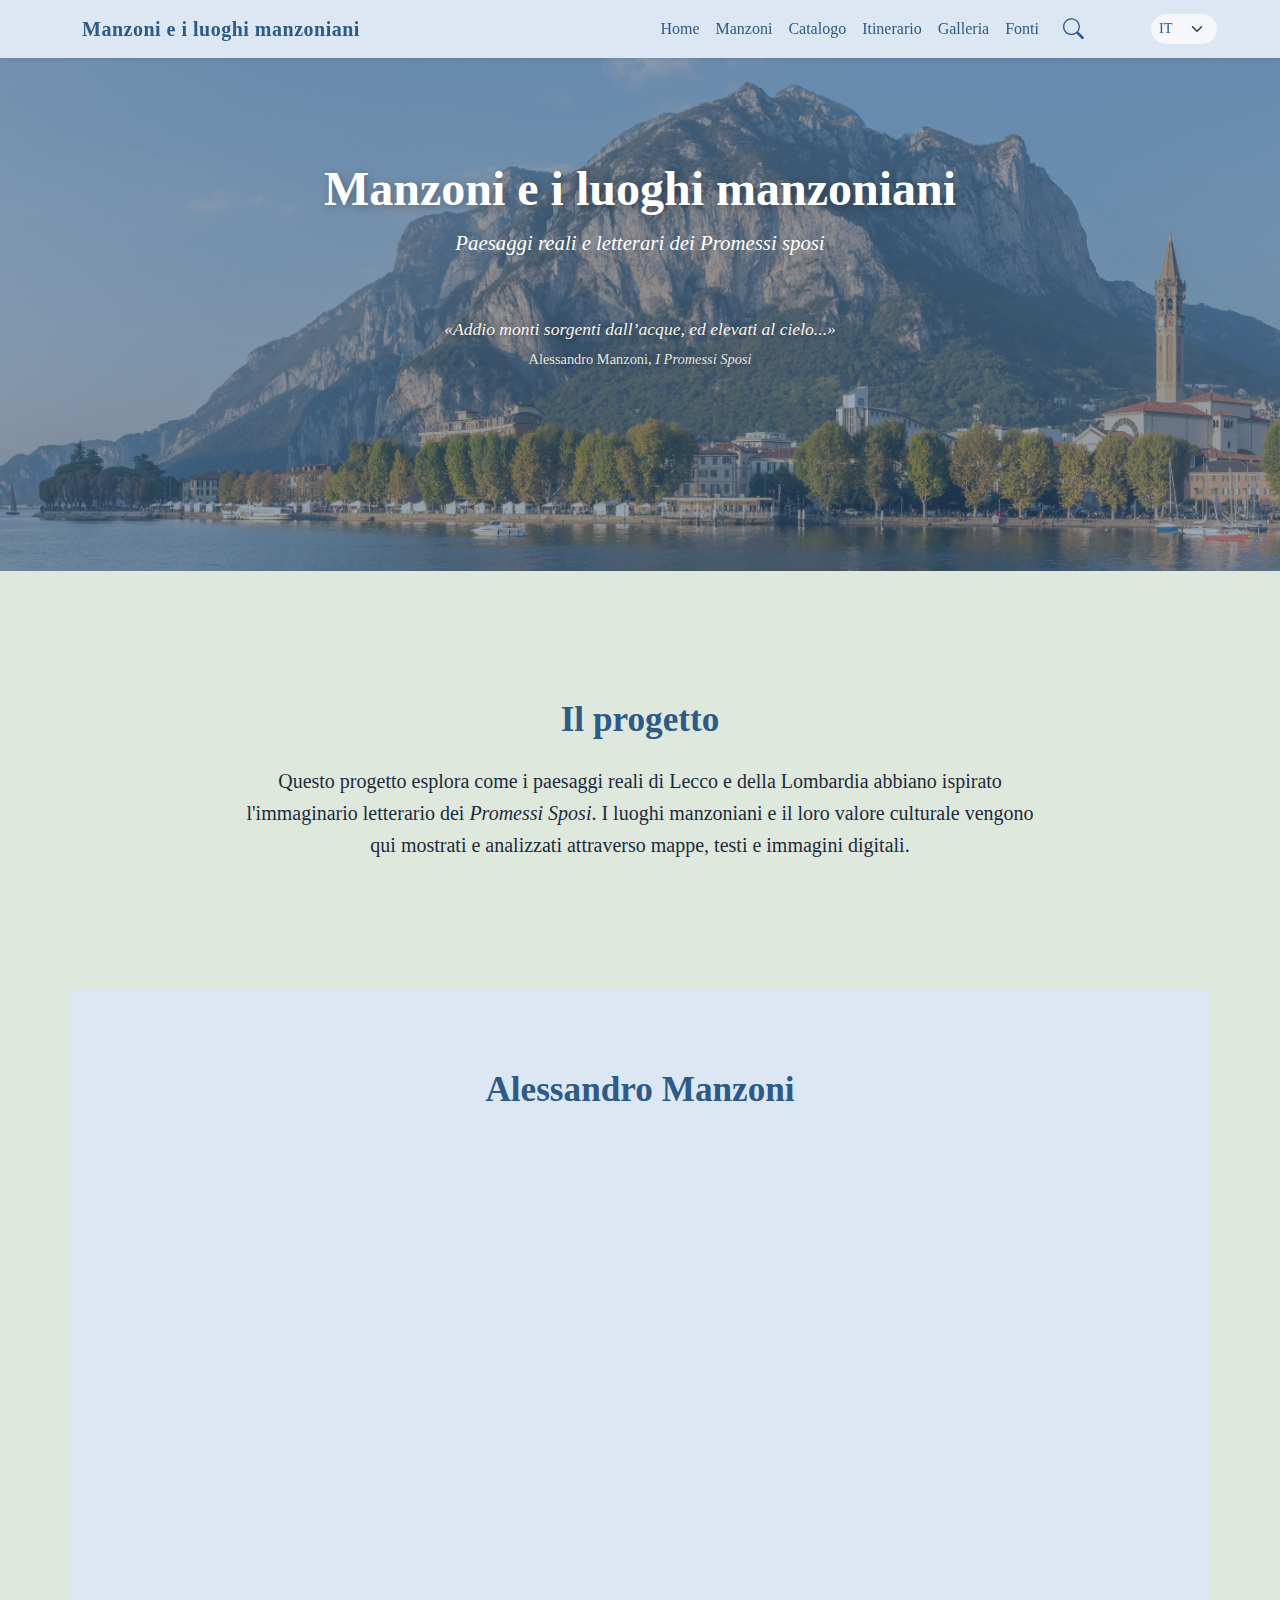
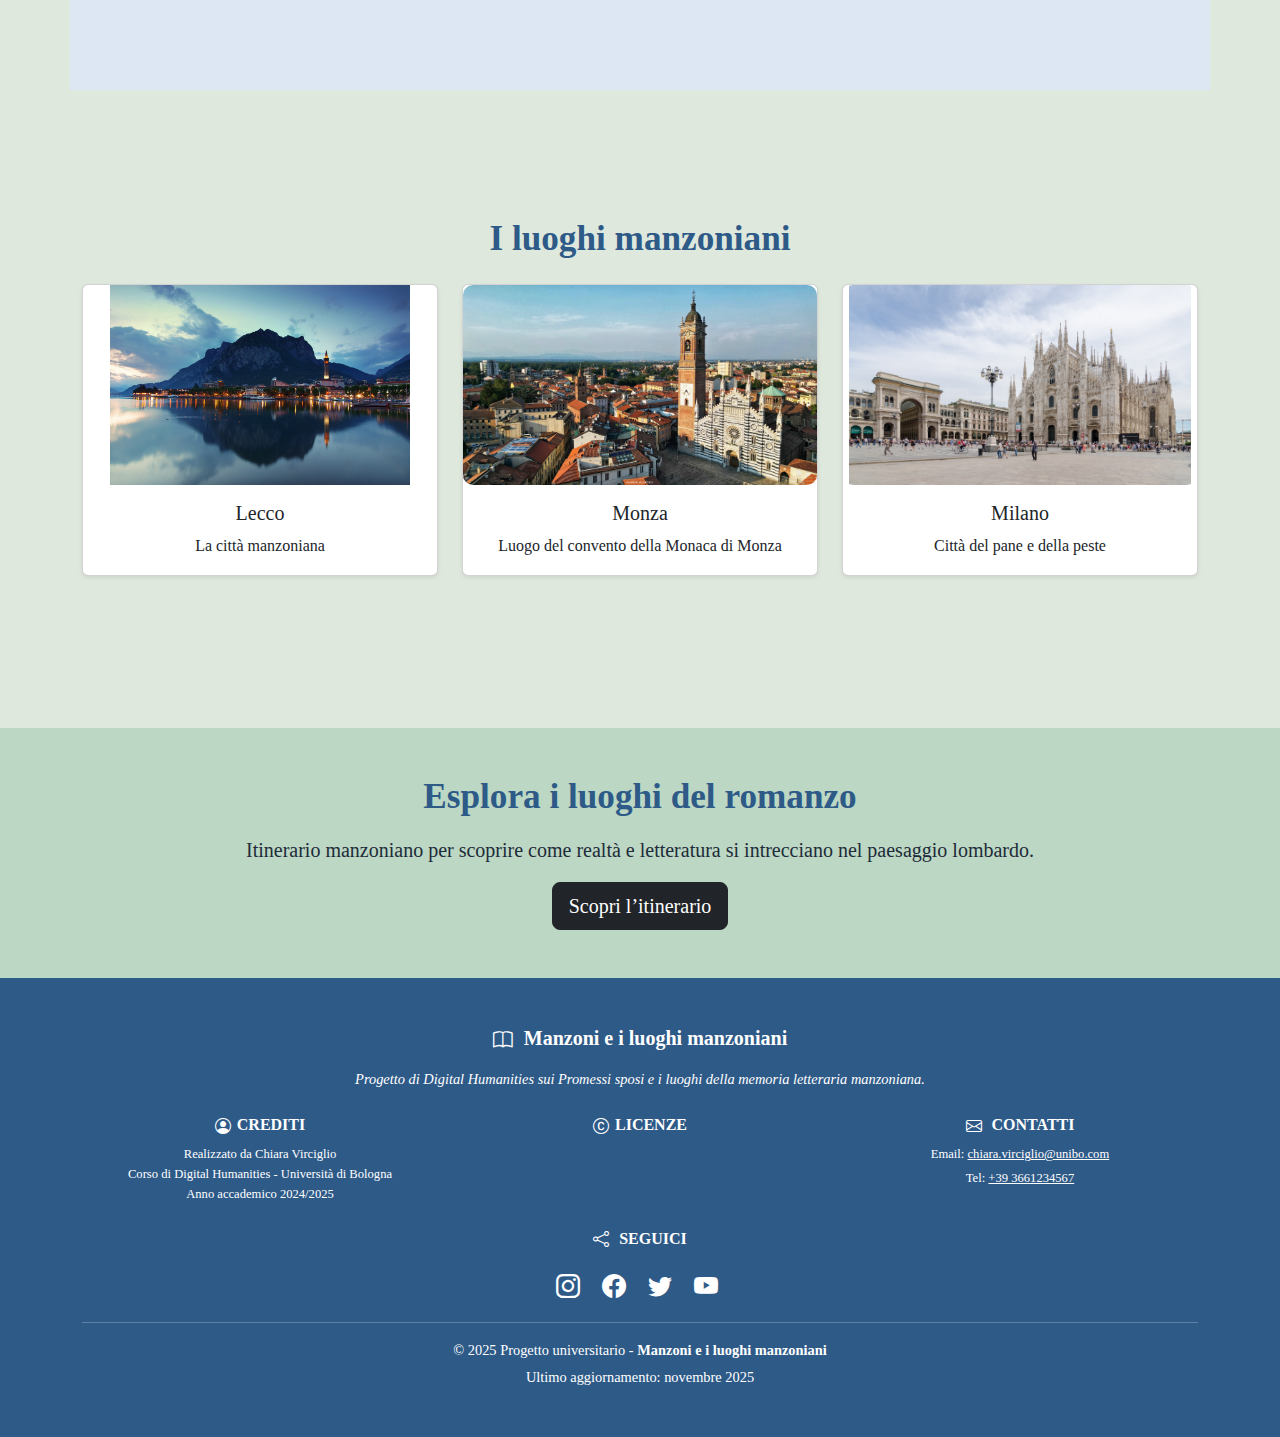
<file: index.html>
<!DOCTYPE html>
<html lang="it">
<head>
	<!-- charset (visualizzazione lettere accentate) -->
	<meta charset="UTF-8">
	<!-- viewport (rende responsive il sito) -->
	<meta name="viewport" content="width=device-width, initial-scale=1.0">
	<title>Manzoni e i luoghi manzoniani</title>

	<!--metadati DC-->
	<meta name="DC.Title" content="Manzoni e i luoghi manzoniani">
	<meta name="DC.Creator" content="Chiara Virciglio">
	<meta name="DC.Subject" content="Letteratura italiana, Alessandro Manzoni, I Promessi Sposi, Luoghi letterari, Digital Humanities">
	<meta name="DC.Description" content="Sito web realizzato come progetto di Digital Humanities dedicato ai luoghi manzoniani citati ne I Promessi Sposi di Alessandro Manzoni. Include biografia di Alessandro Manzoni, catalogo interattivo, mappa e percorsi letterari.">
	<meta name="DC.Publisher" content="Università degli Studi di Bologna">
	<meta name="DC.Contributor" content="Chiara Virciglio">
	<meta name="DC.Date" content="2026-01-15">
	<meta name="DC.Type" content="Sito web">
	<meta name="DC.Format" content="HTML/CSS/JS">
	<meta name="DC.Identifier" content="https://chiaravirciglio.github.io">
	<meta name="DC.language" content="It">
	<meta name="DC.Rights" content="Creative Commons BY-NC-SA 4.0">

	<!-- collegamento a Bottostrap CSS -->
	<link href="https://cdn.jsdelivr.net/npm/bootstrap@5.3.3/dist/css/bootstrap.min.css" rel="stylesheet">
	<!-- collegamento a file CSS personalizzato -->
	<link rel="stylesheet" href="style.css">
	<!-- collegamento a Bootstrap JS -->
	<script src="https://cdn.jsdelivr.net/npm/bootstrap@5.3.3/dist/js/bootstrap.bundle.min.js" defer></script>

	<!-- icone Bootstrap -->
	<link rel="stylesheet" href="https://cdn.jsdelivr.net/npm/bootstrap-icons@1.10.5/font/bootstrap-icons.css">

	<!-- icone Font Awesome -->
	<link rel="stylesheet" href="https://cdnjs.cloudflare.com/ajax/libs/font-awesome/6.5.0/css/all.min.css">

</head>

<body>

	<!-- menù di navigazione -->
	<nav class="navbar navbar-expand-lg navbar-light bg-light fixed-top shadow-sm">
		<div class="container">
			<a class="navbar-brand fw-bold" href="#home">Manzoni e i luoghi manzoniani</a>
			<button class="navbar-toggler" type="button" data-bs-toggle="collapse" data-bs-target="#navbarNav">
				<span class="navbar-toggler-icon"></span>
			</button>
			<div class="collapse navbar-collapse" id="navbarNav">
				<ul class="navbar-nav ms-auto">
					<li class="nav-item"><a class="nav-link" href="index.html">Home</a></li>
					<li class="nav-item"><a class="nav-link" active href="manzoni.html">Manzoni</a></li>
					<li class="nav-item"><a class="nav-link" active href="luoghi.html">Catalogo</a></li>
					<li class="nav-item"><a class="nav-link" href="itinerario.html">Itinerario</a></li>
					<li class="nav-item"><a class="nav-link" href="#galleria">Galleria</a></li>
					<li class="nav-item"><a class="nav-link" href="#fonti">Fonti</a></li>
				</ul>
				<!-- barra di ricerca -->
				<form class="d-flex ms-3 align-items-center" role="search" id="searchForm">
					<i class="bi bi-search search-icon"></i>
					<input class="form-control search-input" type="search" placeholder="Cerca..." aria-label= "Cerca">
				</form>
				<!-- settore lingua -->
				<div class="language-switcher ms-4">
					<select class="form-select form-select-sm" id="languageSelect">
						<option value="it" selected>IT</option>
						<option value="en">ENG</option>
					</select>
				</div>
			</div>
		</div>
	</nav>

	<!-- intestazione sito -->
	<header id="home" class="hero d-flex flex-column justify-content-center align-items-center text-center text-white">
 		<div class="overlay"></div>
 		<div class="hero-content">
    		<h1 class="display-4 fw-bold fade-in">Manzoni e i luoghi manzoniani</h1>
    		<p class="lead fst-italic fade-in">Paesaggi reali e letterari dei <em>Promessi sposi</em></p>
		</div>

		<!-- citazione -->
		<p class="quote fade-in mt-3">
		<em>«Addio monti sorgenti dall’acque, ed elevati al cielo...»</em><br>
		<span class="source"> Alessandro Manzoni, <em>I Promessi Sposi</em></span> 
		</p>
	</header>

	<!-- introduzione al sito -->
	<section id="introduzione" class="container my-5 text-center">
		<h2 class="fw-bold mb-4"><strong>Il progetto</strong></h2>
		<p class="lead">Questo progetto esplora come i paesaggi reali di Lecco e della Lombardia abbiano ispirato l'immaginario letterario dei <em>Promessi Sposi</em>. I luoghi manzoniani e il loro valore culturale vengono qui mostrati e analizzati attraverso mappe, testi e immagini digitali.</p>
	</section>

	<!-- sezione Manzoni --> 
	<section id="manzoni" class="container my-5 text-center text-md-start"> 
		<h2 class="fw-bold mb-4 text-center">Alessandro Manzoni</h2> 
		<div class="row align-items-center"> 
			<div class="col-md-5 text-center"> 
				<figure class="figure fade-element"> 
					<img src="icone/Manzoni.jpg" alt="Ritratto di Alessandro Manzoni" class="img-fluid rounded shadow w-75 mb-3 mb-md-0 fade-element"> 
					<figcaption class="figure-caption text-muted"> 
					<em>Ritratto di Alessandro Manzoni</em>, Francesco Hayez (1841), Pinacoteca di Brera<br> 
					<span class="fonte">Fonte: Wikimedia Commons</span> 
					</figcaption> 
				</figure> 
			</div> 
			<div class="col-md-7 fade-element"> 
				<p class="lead"> Considerato uno dei padri della letteratura italiana moderna, <strong>Alessandro Manzoni</strong> (1785–1873) trasformò la lingua e il romanzo storico. 
				</p> 
			</div> 
		</div> 
	</section>

	<!-- sezione Luoghi manzoniani -->
	<section id="luoghi" class="container my-5 text-center">
    	<h2 class="fw-bold mb-4">I luoghi manzoniani</h2>
    	<div class="row">
    		<div class="col-md-4 mb-4">
        		<div class="card shadow-sm">
        			<img src="icone/Lecco2.jpg" class="card-img-top" alt="Panorama di Lecco">
        			<div class="card-body">
            			<h5 class="card-title">Lecco</h5>
            			<p class="card-text">La città manzoniana</p>
        			</div>
        		</div>
			</div>
    		<div class="col-md-4 mb-4">
        		<div class="card shadow-sm">
        			<img src="icone/monza.jpg" class="card-img-top" alt="Monza">
        			<div class="card-body">
            			<h5 class="card-title">Monza</h5>
            			<p class="card-text">Luogo del convento della Monaca di Monza</p>
          			</div>
        		</div>
     		</div>
      		<div class="col-md-4 mb-4">
        		<div class="card shadow-sm">
         			<img src="icone/milano.jpg" class="card-img-top" alt="Milano">
        			<div class="card-body">
            			<h5 class="card-title">Milano</h5>
            			<p class="card-text">Città del pane e della peste</p>
        			</div>
        		</div>
    		</div>
    	</div>
	</section>
	
	<!-- Sezione "Scopri di più" -->
	<section class="text-center py-5" style="background-color: #bcd7c3;">
    	<div class="container">
    		<h2 class="fw-bold mb-3">Esplora i luoghi del romanzo</h2>
    		<p class="lead">Itinerario manzoniano per scoprire come realtà e letteratura si intrecciano nel paesaggio lombardo.</p>
    		<a href="itinerario.html" class="btn btn-dark btn-lg mt-3">Scopri l’itinerario</a>
    	</div>
	</section>
	

	<!--footer-->
	<footer class="text-white py-5" style="background-color: #2e5a88;">
		<div class="container text-center">

			<h5 class="fw-bold mb-3">
				<i class="bi bi-book"></i> Manzoni e i luoghi manzoniani</h5>
			<p class="mb-4 fst-italic">Progetto di Digital Humanities sui <em>Promessi sposi</em> e i luoghi della memoria letteraria manzoniana.</p>

			<div class="row justify-content-center mb-3">
				<div class="col-md-4">
					<h6 class="text-uppercase fw-bold"><i class="bi bi-person-circle"></i>Crediti</h6>
					<p class="small mb-0">Realizzato da Chiara Virciglio<br>Corso di Digital Humanities - Università di Bologna<br>Anno accademico 2024/2025</p>
				</div>

				<div class="col-md-4">
					<h6 class="text-uppercase fw-bold"><i class="bi bi-c-circle"></i>Licenze</h6>
				</div>

				<div class="col-md-4">
					<h6 class="text-uppercase fw-bold"><i class="bi bi-envelope"></i> Contatti</h6>
					<p class="small mb-0">
						Email: <a href="mailto: chiara.virciglio@unibo.it" class="text-white text-decoration-underline">chiara.virciglio@unibo.com</a>
						<span class= "d-block mt-1">Tel: <a href="tel:+393661234567" class="text-white text-decoration-underline">+39 3661234567</a></span>
					</p>
				</div>
			</div>

			<!-- senzione social -->
			<div class="mt-4">
				<h6 class="text-uppercase fw-bold mb-3">
					<i class="bi bi-share"></i> Seguici
				</h6>
				<div class="d-flex justify-content-center gap-3">
					<a href="#" class="text-white fs-4" aria-label="Instagram"><i class="bi bi-instagram"></i></a>
					<a href="#" class="text-white fs-4" aria-label="Facebook"><i class="bi bi-facebook"></i></a>
					<a href="#" class="text-white fs-4" aria-label="Twitter"><i class="bi bi-twitter"></i></a>
					<a href="#" class="text-white fs-4" aria-label="YouTube"><i class="bi bi-youtube"></i></a>
				</div>
			</div>
			
			<hr class="border-light">
			<p class="mb-0">© 2025 Progetto universitario - <strong>Manzoni e i luoghi manzoniani</strong>
			<span class= "d-block mt-1">Ultimo aggiornamento: novembre 2025</span></p>

		</div>
	</footer>

	<!--bottone per tornare su-->
	<button id="scrollTopBtn" title="Torna su">
		<i class="fas fa-arrow-up"></i>
	</button>

	<!-- script JS -->
	<script> // fa comparire elementi quando entrano nello schermo
		const fadeElements = document.querySelectorAll('.fade-element');

		const observer = new IntersectionObserver (entries => {
			entries.forEach(entry => {
				if (entry.isIntersecting) {
					entry.target.classList.add('visible');
				}
			});
		}, { threshold: 0.3 });

		fadeElements.forEach(el => observer.observe(el));
	</script>

	<script>
	window.addEventListener("scroll", function() {
		const navbar = document.querySelector(".navbar");
		if (window.scrollY > 50) {
			navbar.classList.add("scrolled");
		} else {
			navbar.classList.remove("scrolled");
		}
	});
	</script>

	<!-- barra di ricerca -->
	<script>
	document.querySelector(".search-icon").addEventListener("click", function() {
		const form = document.querySelector("#searchForm");
		form.classList.toggle("active");
	});
	</script>

	<!--bottone per tornare su-->
	<script>
		const scrollBtn = document.getElementById("scrollTopBtn");
		window.onscroll = function () {
			if (document.body.scrollTop > 300 || document.documentElement.scrollTop >300) {
				scrollBtn.style.display = "block";
			} else {
				scrollBtn.style.display = "none";
			}
		};
		scrollBtn.addEventListener("click", function(){
			window.scrollTo({ top: 0, behavior: "smooth" });
		});
	</script>
	
</body>

</html>
</file>
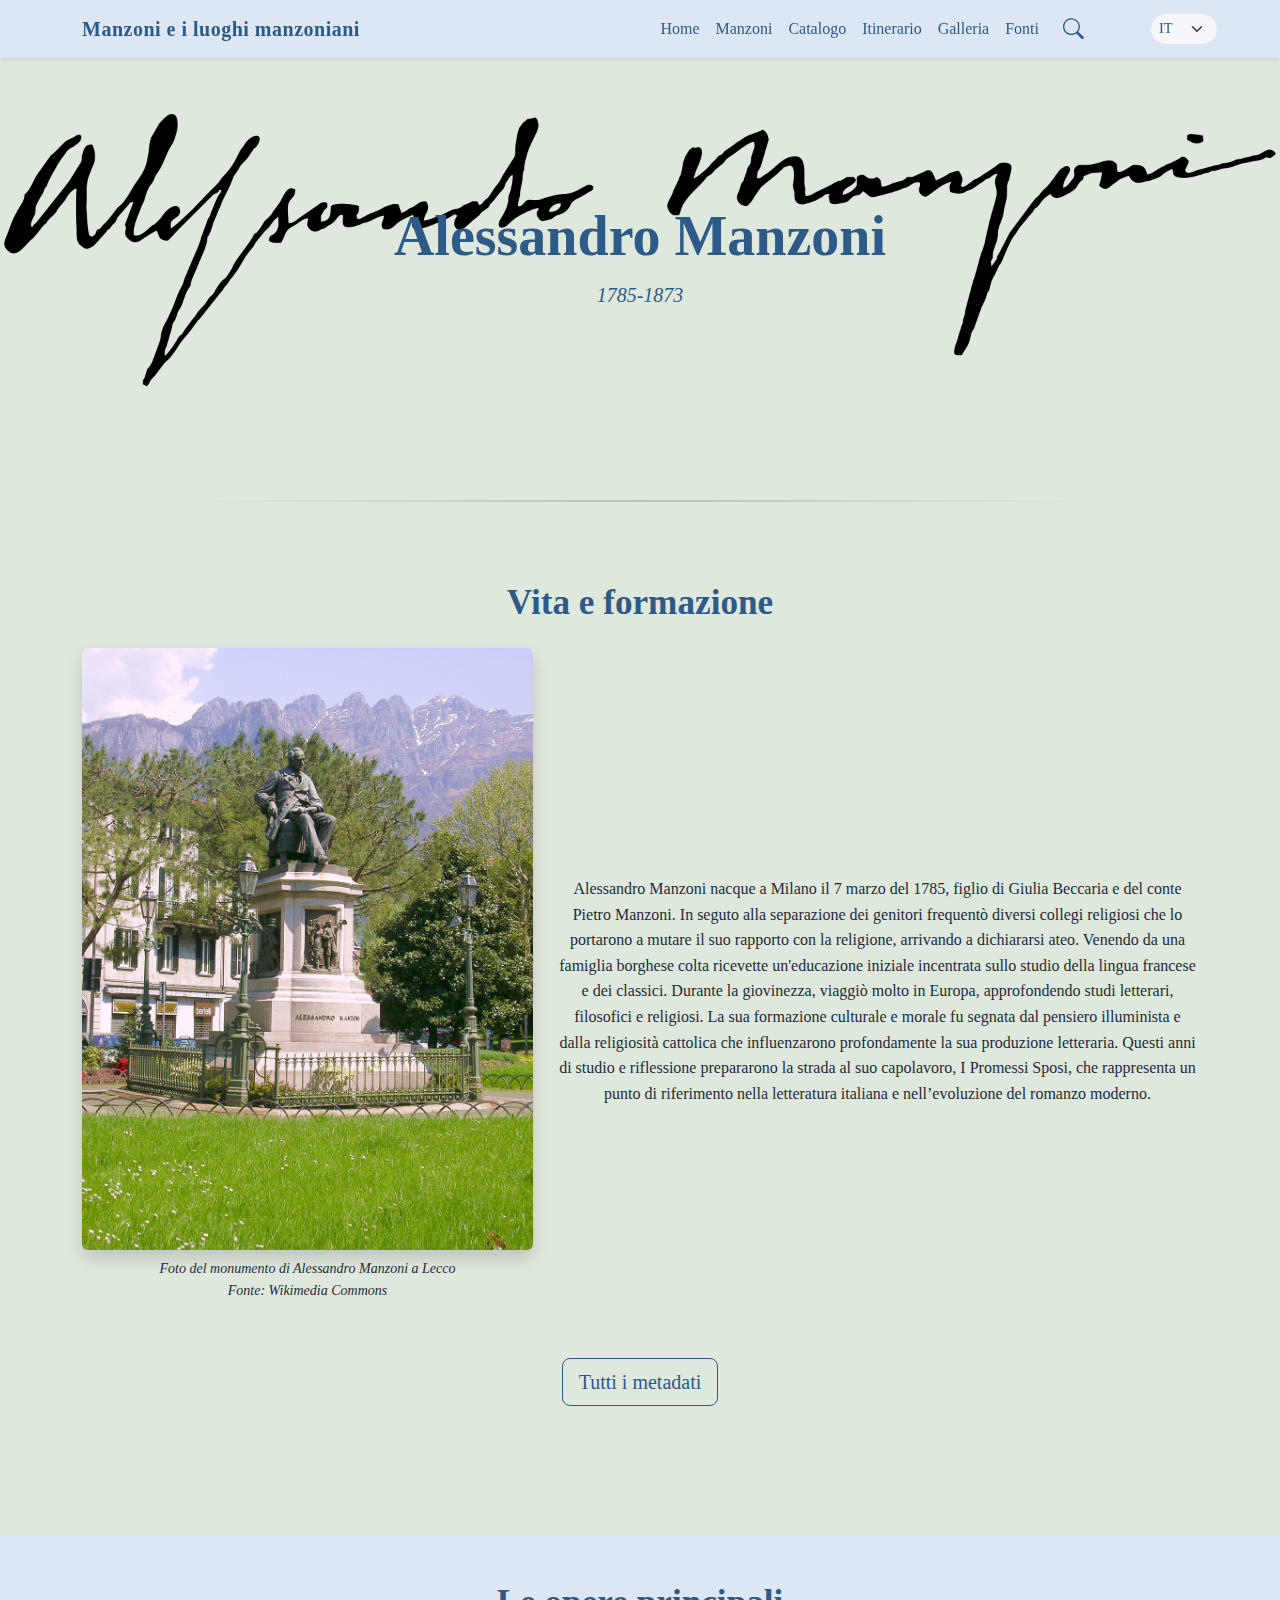
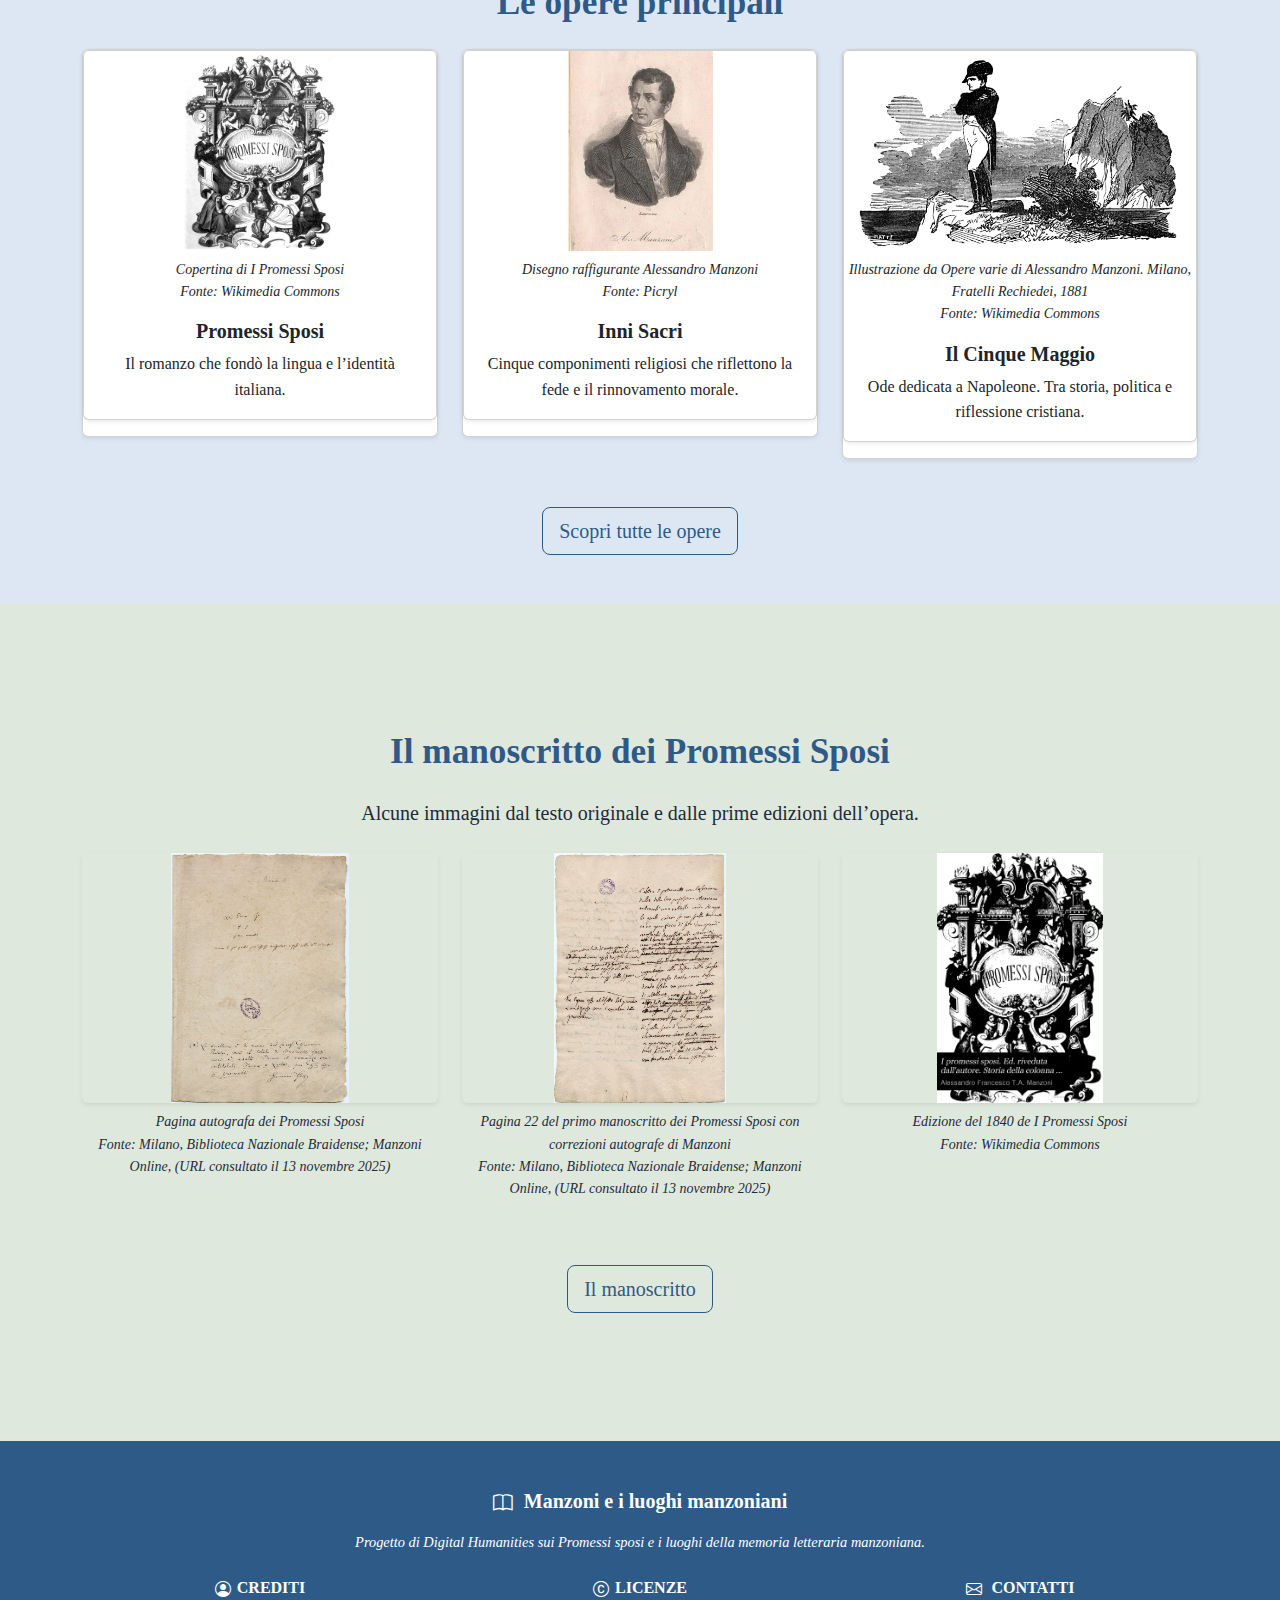
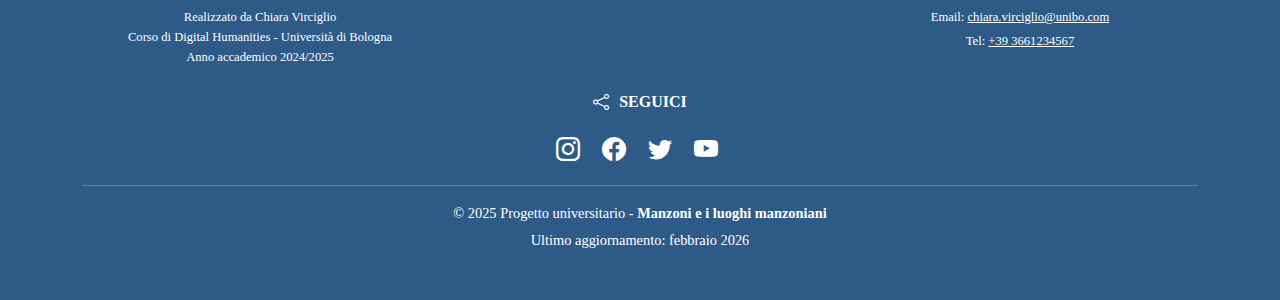
<file: manzoni.html>
<!DOCTYPE html>
<html lang="it">
<head>
	<!-- charset (visualizzazione lettere accentate) -->
	<meta charset="UTF-8">
	<!-- viewport (rende responsive il sito) -->
	<meta name="viewport" content="width=device-width, initial-scale=1.0">
	<title>Manzoni e i luoghi manzoniani</title>

	<!--metadati DC-->
	<meta name="DC.Title" content="Manzoni e i luoghi manzoniani">
	<meta name="DC.Creator" content="Chiara Virciglio">
	<meta name="DC.Subject" content="Letteratura italiana, Alessandro Manzoni, I Promessi Sposi, Luoghi letterari, Digital Humanities">
	<meta name="DC.Description" content="Sito web realizzato come progetto di Digital Humanities dedicato ai luoghi manzoniani citati ne I Promessi Sposi di Alessandro Manzoni. Include biografia di Alessandro Manzoni, catalogo interattivo, mappa e percorsi letterari.">
	<meta name="DC.Publisher" content="Università degli Studi di Bologna">
	<meta name="DC.Contributor" content="Chiara Virciglio">
	<meta name="DC.Date" content="15/01/2026">
	<meta name="DC.Type" content="Sito web">
	<meta name="DC.Format" content="HTML/CSS/JS">
	<meta name="DC.Identifier" content="https://chiaravirciglio.github.io">
	<meta name="DC.language" content="It">
	<meta name="DC.Rights" content="Creative Commons BY-NC-SA 4.0">

	<!-- collegamento a Bottostrap CSS -->
	<link href="https://cdn.jsdelivr.net/npm/bootstrap@5.3.3/dist/css/bootstrap.min.css" rel="stylesheet">
	<!-- collegamento a file CSS personalizzato -->
	<link rel="stylesheet" href="style.css">
	<!-- collegamento a Bootstrap JS -->
	<script src="https://cdn.jsdelivr.net/npm/bootstrap@5.3.3/dist/js/bootstrap.bundle.min.js" defer></script>

	<!-- icone Bootstrap -->
	<link rel="stylesheet" href="https://cdn.jsdelivr.net/npm/bootstrap-icons@1.10.5/font/bootstrap-icons.css">

	<!-- icone Font Awesome -->
	<link rel="stylesheet" href="https://cdnjs.cloudflare.com/ajax/libs/font-awesome/6.5.0/css/all.min.css">

</head>

<body>

	<!-- navbar uguale a qella della home -->
	<nav class="navbar navbar-expand-lg navbar-light bg-light fixed-top shadow-sm">
		<div class="container">
			<a class="navbar-brand fw-bold" href="#home">Manzoni e i luoghi manzoniani</a>
			<button class="navbar-toggler" type="button" data-bs-toggle="collapse" data-bs-target="#navbarNav">
				<span class="navbar-toggler-icon"></span>
			</button>
			<div class="collapse navbar-collapse" id="navbarNav">
				<ul class="navbar-nav ms-auto">
					<li class="nav-item"><a class="nav-link" href="index.html">Home</a></li>
					<li class="nav-item"><a class="nav-link" active href="manzoni.html">Manzoni</a></li>
					<li class="nav-item"><a class="nav-link" active href="luoghi.html">Catalogo</a></li>
					<li class="nav-item"><a class="nav-link" href="itinerario.html">Itinerario</a></li>
					<li class="nav-item"><a class="nav-link" href="#galleria">Galleria</a></li>
					<li class="nav-item"><a class="nav-link" href="#fonti">Fonti</a></li>
				</ul>
				<!-- barra di ricerca -->
				<form class="d-flex ms-3 align-items-center" role="search" id="searchForm">
					<i class="bi bi-search search-icon"></i>
					<input class="form-control search-input" type="search" placeholder="Cerca..." aria-label= "Cerca">
				</form>
				<!-- settore lingua -->
				<div class="language-switcher ms-4">
					<select class="form-select form-select-sm" id="languageSelect">
						<option value="it" selected>IT</option>
						<option value="en">ENG</option>
					</select>
				</div>
			</div>
		</div>
	</nav>

	<!-- HEADER -->
	<header class="hero-manzoni d-flex flex-column justify-content-center align-items-center text-center text-white">
    	<div class="overlay"></div>
    	<div class="hero-content">
     		<h1 class="display-4 fw-bold fade-element">Alessandro Manzoni</h1>
    		<p class="lead fst-italic fade-element">1785-1873</p>
    	</div>
 	</header>

	<!--riga per dividere harder e sezione biografia-->
 	<hr class="divider">

	<!-- biografia -->
	<section id="biografia" class="container my-5">
    	<h2 class="fw-bold text-center mb-4">Vita e formazione</h2>
		<div class="row align-items-center">
    		<div class="col-md-5 text-center mb-3">
    			<figure>
        			<img src="icone/Manzoni2.jpg" alt="Monumento di Alessandro Manzoni a Lecco" class="img-fluid rounded shadow">
        			<figcaption class="small fst-italic mt-2">Foto del monumento di Alessandro Manzoni a Lecco<br>
        			<span class="fonte">Fonte: Wikimedia Commons</span>
        			</figcaption>
    			</figure>
      		</div>
      		<div class="col-md-7">
        		<p>Alessandro Manzoni nacque a Milano il 7 marzo del 1785, figlio di Giulia Beccaria e del conte Pietro Manzoni. In seguto alla separazione dei genitori frequentò diversi collegi religiosi che lo portarono a mutare il suo rapporto con la religione, arrivando a dichiararsi ateo. Venendo da una famiglia borghese colta ricevette un'educazione iniziale incentrata sullo studio della lingua francese e dei classici. Durante la giovinezza, viaggiò molto in Europa, approfondendo studi letterari, filosofici e religiosi. La sua formazione culturale e morale fu segnata dal pensiero illuminista e dalla religiosità cattolica che influenzarono profondamente la sua produzione letteraria. Questi anni di studio e riflessione prepararono la strada al suo capolavoro, I Promessi Sposi, che rappresenta un punto di riferimento nella letteratura italiana e nell’evoluzione del romanzo moderno. </p>
      		</div>
    	</div>

    	<div class="text-center mt-4">
			<a href="manzoni-metadata.html?from=manzoni" class="btn btn-outline-primary btn-lg">
				Tutti i metadati
			</a>
		</div>
  	</section>

  	<!-- OPERE -->
 	<section id="opere" class="py-5" style="background-color: #dce7f3;">
    	<div class="container">
      		<h2 class="fw-bold text-center mb-4">Le opere principali</h2>
      		<div class="row text-center">
        		<div class="col-md-4 mb-4">
          			<div class="card shadow-sm">
          				<figure class="card shadow-sm">
            				<img src="icone/libro.jpg" class="card-img-top uniform-img" alt="I Promessi Sposi">
            				<figcaption class="small fst-italic mt-2">
            				Copertina di <em>I Promessi Sposi</em><br><span class="fonte">Fonte: Wikimedia Commons</span>
         					</figcaption>
           					<div class="card-body">
              					<h5 class="card-title"><strong> Promessi Sposi</strong></h5>
              					<p class="card-text">Il romanzo che fondò la lingua e l’identità italiana.</p>
            				</div>
        				</figure>
          			</div>
        		</div>
        		<div class="col-md-4 mb-4">
          			<div class="card shadow-sm">
            			<figure class="card shadow-sm">
            				<img src="icone/inni.jpg" class="card-img-top uniform-img" alt="Inni Sacri">
            				<figcaption class="small fst-italic mt-2">
            					Disegno raffigurante Alessandro Manzoni<br><span class="fonte">Fonte: Picryl</span>
          					</figcaption>
            				<div class="card-body">
              					<h5 class="card-title"><strong>Inni Sacri</strong></h5>
              					<p class="card-text">Cinque componimenti religiosi che riflettono la fede e il rinnovamento morale.</p>
            				</div>
            			</figure>	
          			</div>
       			</div>
    			<div class="col-md-4 mb-4">
          			<div class="card shadow-sm">
            			<figure class="card shadow-sm">
            				<img src="icone/5maggio.jpg" class="card-img-top uniform-img" alt="Il Cinque Maggio">
            				<figcaption class="small fst-italic mt-2">
            					Illustrazione da Opere varie di Alessandro Manzoni. Milano, Fratelli Rechiedei, 1881<br><span class="fonte">Fonte: Wikimedia Commons</span>
      						</figcaption>
        					<div class="card-body">
              					<h5 class="card-title"><strong>Il Cinque Maggio</strong></h5>
              					<p class="card-text">Ode dedicata a Napoleone. Tra storia, politica e riflessione cristiana.</p>
            				</div>
        				</figure>
          			</div>
        		</div>
      		</div>

      		<!--bottone per andare a tutte le opere-->
      		<div class="text-center mt-4">
      			<a href="#opere2" class="btn btn-outline-primary btn-lg">Scopri tutte le opere</a>
      		</div>
    	</div>
  	</section>

	<!-- SEZIONE MANOSCRITTO -->
  	<section id="manoscritto" class="container my-5 text-center">
    	<h2 class="fw-bold mb-4">Il manoscritto dei Promessi Sposi</h2>
    	<p class="lead mb-4">Alcune immagini dal testo originale e dalle prime edizioni dell’opera.</p>
    	<div class="row">
      		<div class="col-md-4 mb-4">
      			<figure>
        			<img src="icone/manoscritto1.jpg" alt="Pagina della prima stesura autografa dei Promessi Sposi / Fermo e Lucia" class="img-fluid rounded shadow-sm uniform-img">
        			<figcaption class="small fst-italic mt-2">
      					Pagina autografa dei <em>Promessi Sposi</em><br><span>Fonte: Milano, Biblioteca Nazionale Braidense; Manzoni Online, <https://www.alessandromanzoni.org/manoscritti/624>
						(URL consultato il 13 novembre 2025)</span>
        			</figcaption>
      			</figure>
      		</div>
      		<div class="col-md-4 mb-4">
      			<figure>
        			<img src="icone/manoscritto2.jpg" alt="Pagina 22 del primo manoscritto corretta da Manzoni" class="img-fluid rounded shadow-sm uniform-img">
        			<figcaption class="small fst-italic mt-2">
      					Pagina 22 del primo manoscritto dei <em>Promessi Sposi</em> con correzioni autografe di Manzoni<br><span>Fonte: Milano, Biblioteca Nazionale Braidense; Manzoni Online, <https://www.alessandromanzoni.org/manoscritti/624>
						(URL consultato il 13 novembre 2025)</span>
        			</figcaption>
      			</figure>
      		</div>
      		<div class="col-md-4 mb-4">
      			<figure>
        			<img src="icone/edizione.jpg" alt="Edizione 1840 dei Promessi Sposi" class="img-fluid rounded shadow-sm uniform-img">
        			<figcaption class="small fst-italic mt-2">
    					Edizione del 1840 de <em>I Promessi Sposi</em><br><span class="fonte">Fonte: Wikimedia Commons</span>
					</figcaption>
				</figure>
      		</div>

			<!--bottone per andare al manoscritto completo-->
			<div class="text-center mt-4">
      			<a href="#manoscritto3" class="btn btn-outline-primary btn-lg">Il manoscritto</a>
      		</div>
		</div>
  	</section>
	

	<!--footer uguale a quello della home-->
	<footer class="text-white py-5" style="background-color: #2e5a88;">
		<div class="container text-center">

			<h5 class="fw-bold mb-3">
				<i class="bi bi-book"></i> Manzoni e i luoghi manzoniani</h5>
			<p class="mb-4 fst-italic">Progetto di Digital Humanities sui <em>Promessi sposi</em> e i luoghi della memoria letteraria manzoniana.</p>

			<div class="row justify-content-center mb-3">
				<div class="col-md-4">
					<h6 class="text-uppercase fw-bold"><i class="bi bi-person-circle"></i>Crediti</h6>
					<p class="small mb-0">Realizzato da Chiara Virciglio<br>Corso di Digital Humanities - Università di Bologna<br>Anno accademico 2024/2025</p>
				</div>

				<div class="col-md-4">
					<h6 class="text-uppercase fw-bold"><i class="bi bi-c-circle"></i>Licenze</h6>
				</div>

				<div class="col-md-4">
					<h6 class="text-uppercase fw-bold"><i class="bi bi-envelope"></i> Contatti</h6>
					<p class="small mb-0">
						Email: <a href="mailto: chiara.virciglio@unibo.it" class="text-white text-decoration-underline">chiara.virciglio@unibo.com</a>
						<span class= "d-block mt-1">Tel: <a href="tel:+393661234567" class="text-white text-decoration-underline">+39 3661234567</a></span>
					</p>
				</div>
			</div>

			<!-- senzione social -->
			<div class="mt-4">
				<h6 class="text-uppercase fw-bold mb-3">
					<i class="bi bi-share"></i> Seguici
				</h6>
				<div class="d-flex justify-content-center gap-3">
					<a href="#" class="text-white fs-4" aria-label="Instagram"><i class="bi bi-instagram"></i></a>
					<a href="#" class="text-white fs-4" aria-label="Facebook"><i class="bi bi-facebook"></i></a>
					<a href="#" class="text-white fs-4" aria-label="Twitter"><i class="bi bi-twitter"></i></a>
					<a href="#" class="text-white fs-4" aria-label="YouTube"><i class="bi bi-youtube"></i></a>
				</div>
			</div>

			<hr class="border-light">
			<p class="mb-0">© 2025 Progetto universitario - <strong>Manzoni e i luoghi manzoniani</strong>
			<span class= "d-block mt-1">Ultimo aggiornamento: febbraio 2026</span></p>

		</div>
	</footer>

	<!--bottone per tornare su-->
	<button id="scrollTopBtn" title="Torna su">
		<i class="fas fa-arrow-up"></i>
	</button>

	<!-- script JS -->
	<script> // fa comparire elementi quando entrano nello schermo
		const fadeElements = document.querySelectorAll('.fade-element');

		const observer = new IntersectionObserver (entries => {
			entries.forEach(entry => {
				if (entry.isIntersecting) {
					entry.target.classList.add('visible');
				}
			});
		}, { threshold: 0.3 });

		fadeElements.forEach(el => observer.observe(el));
	</script>

	<script>
	window.addEventListener("scroll", function() {
		const navbar = document.querySelector(".navbar");
		if (window.scrollY > 50) {
			navbar.classList.add("scrolled");
		} else {
			navbar.classList.remove("scrolled");
		}
	});
	</script>

	<!-- barra di ricerca -->
	<script>
	document.querySelector(".search-icon").addEventListener("click", function() {
		const form = document.querySelector("#searchForm");
		form.classList.toggle("active");
	});
	</script>

	<!--bottone per tornare su-->
	<script>
		const scrollBtn = document.getElementById("scrollTopBtn");
		window.onscroll = function () {
			if (document.body.scrollTop > 300 || document.documentElement.scrollTop >300) {
				scrollBtn.style.display = "block";
			} else {
				scrollBtn.style.display = "none";
			}
		};
		scrollBtn.addEventListener("click", function(){
			window.scrollTo({ top: 0, behavior: "smooth" });
		});
	</script>
	
</body>
</html>
</file>
<file: style.css>
style.css

/* stile generale */
html {
  scroll-behavior: smooth;
}

body {
  background-color: #dfe8dd; /* verde salvia chiaro */
  font-family: "Georgia", serif;
  color: #1e2b3a; /* blu */
  line-height: 1.6;
  margin: 0;
  padding: 0;
}

/* navbar */
.navbar {
  background-color: #dce7f3 !important; /* azzurro */
  box-shadow: 0 2px 6px rgba(0,0,0,0.1);
  transition: background-color 0.4s ease, padding 0.3s ease;
}

.navbar-brand {
  font-weight: bold;
  color: #2e5a88 !important; /* blu lago */
  letter-spacing: 0.5px;
}

.nav-link {
  color: #2e5a88 !important;
  font-weight: 500;
  transition: color 0.3s ease;
}

.nav-link:hover {
  color: #88a47c !important; /* verde salvia */
}

/* definizione navbar */
.navbar.scrolled {
  background-color: rgba(220, 231, 243, 0.95) !important; /* azzurro chiaro */
  box-shadow: 0 2px 8px rgba(0, 0, 0, 0.15);
  transition: background-color 0.4s ease, padding 0.3s ease;
  padding: 8px 0; /* navbar compatta */
}

/* harder */
.hero {
  background-image: url("icone/lecco.jpg");
  background-size: cover;
  background-position: center 80%;
  color: white;
  text-align: center;
  padding: 160px 20px;
  position: relative;
}

.hero::after {
  content: "";
  position: absolute;
  top: 0; left: 0; right: 0; bottom: 0;
  background-color: rgba(46, 90, 136, 0.5); /* filtro leggero */
}

.hero h1, .hero p {
  position: relative;
  z-index: 1;
}

.hero h1 {
  font-size: 3rem;
  text-shadow: 2px 2px 8px rgba(0,0,0,0.3);
}

.hero p {
  font-size: 1.3rem;
  margin-bottom: 40px; /* aggiunge spazio sotto il sottotitolo */
}

.hero .quote {
  font-size: italic;
  font-size: 1.1rem;
  color: #f5f4ef;
  text-shadow: 1px 1px 6px rgba(0, 0, 0, 0.4);
}

.hero .quote .source {
  display: block;
  font-size: 0.9rem;
  margin-top: 5px;
  opacity: 0.9;
}

.hero .btn {
  border-radius: 30px;
  padding: 10px 25px;
  font-weight: 500;
  transition: background-color 0.3s ease, color 0.3s ease;
}

.hero .btn:hover {
  background-color: #88a47c;
  color: #fff;
}

/* sezioni */
section {
  padding: 80px 0;
}

section:nth-of-type(even) {
  background-color: #dce7f3; /* alternanza chiara */
}

section h2 {
  font-family: 'Garamond', serif;
  font-size: 2.2rem;
  color: #2e5a88;
  margin-bottom: 20px;
  text-align: center;
}

section p {
  max-width: 800px;
  margin: 0 auto;
  text-align: center;
}

/* galleria */
#luoghi img {
  border-radius: 10px;
  transition: transform 0.4s ease, box-shadow 0.4s ease;
}

#luoghi img:hover {
  transform: scale(1.05);
  box-shadow: 0.4px 10px rgba(
    0, 0, 0, 0.2);
}

#manzoni img {
  max-width: 380px; /* limita la grandezza */
  border: 3px solid #d4e4d0; /*bordo verde salvia */
}

#manzoni blockquote {
  border-left: 4px solid #b3c8af;
  padding-left: 10px;
  font-size: 1.1rem;
  color: #4a5a4b;
}

.figure-caption {
  color: #4a5a4b; /* verde/grigio */
  font-size: 0.9rem;
  margin-top: 5px;
}

/* footer */
footer {
  background-color: #2e5a88;
  text-align: center;
  padding: 20px;
  font-size: 0.9rem;
  color: #f5f4ef;
}

/* spazio tra icona e testo nel footer */
footer i {
  margin-right: 6px;
  vertical-align: middle;
}

/* icone social */
footer a i {
  transition: color 0.3s ease, transform 0.3 ease;
}

footer a:hover i {
  color: #88a47c;
  transform: scale(1.15);
}

/* animazione fade-in */
.fade-element {
  opacity: 0;
  transform: translateY(40px);
  transition: opacity 1s ease-out, transform 1s ease-out;
}
.fade-element.visible {
  opacity: 1;
  transform: translateY(0);
}

/* stile per la didascalia dell'immagine */
.figure-caption {
  color: #4a5a4b; /* verde-grigio */
  font-size: 0.85rem;
  margin-top: 5px;
  line-height: 1.4;
}
.figure-caption .fonte {
  display: block;
  font-size: 0.75rem;
  color: #6c7a6d; /* più tenue */
}

/* icona barra di ricerca */
#searchForm {
  position: relative;
}

.search-input {
  width: 0;
  opacity: 0;
  transition: width 0.4s ease, opacity 0.4s ease;
  border-radius: 20px;
  font-size: 0.9rem;
  padding: 5px 10px;
  background-color: #f0f4f8;
  border-radius: 1px solid #ccc;
}

.search-icon {
  color: #2e5a88;
  font-size: 1.3rem;
  cursor: pointer;
  transition: color 0.3s ease;
}

.search-icon:hover {
  color: #88a47c;
}

/* barra (quando si clicca sull'icona) */
#searchForm.active .search-input {
  width: 160px;
  opacity: 1;
  margin-left: 8px;
}

/* sezione lingua */
.language-switcher select {
  background-color: #f5f7fa;
  border: 1px solid #dce7f3;
  color: #2e5a88;
  border-radius: 20px;
  padding: 4px 8px;
  font-size: 0.9rem;
  cursor: pointer;
  transition: background-color 0.3s ease;
  margin-left: 20px; /* distanza dal campo di ricerca */
}
.language-switcher select:hover {
  background-color: #e8f1e8;
} 

/* bottone per tornare su */
#scrollTopBtn {
  display: none; /* così facendo rimane inizialmente nascosto */
  position: fixed;
  bottom: 30px;
  right: 30px;
  z-index: 1000;
  background-color: #88a47c;
  color: white;
  border: none;
  border-radius: 50%;
  width: 45px;
  height: 45px;
  font-size: 1.2rem;
  cursor: pointer;
  box-shadow: 0 2px 6px rgba(0, 0, 0, 0.2);
  transition: background-color 0.3s ease, transform 0.2s ease;
}
#scrollTopBtn:hover {
  background-color: #6e8f66;
  transform: scale(1.1);
}
#scrollTobBtn i {
  margin-top: 1px;
}

/* adattamento per schermi piccoli (telefono) */
@media (max-width: 768px) {

  /* titolo e testi harder */
  .hero h1 {
    font-size: 2.2rem;
  }
  .hero p, .hero .quote {
    font-size: 1rem;
    padding: 0 10px;
  }
  
  /* navbar compatta */
  .navbar {
    padding: 10px 0;
  }

  /* immagini */
  #manzoni img {
    max-width: 80%;
  }
  #luoghi .card-title {
    font-size: 1rem;
  }
  #luoghi .card-text {
    font-size: 0.9rem;
  }

  /* footer */
  footer {
    font-size: 0.8rem;
    padding: 30px 10px;
  }
  footer .col-md-4 {
    margin-bottom: 20px;
  }
  footer p, footer h6 {
    line-height: 1.4;
  }
  footer span.d-block {
    display: block;
    margin-top: 5px;
  }
}



/* pagina Manzoni: hero */
.hero-manzoni {
  background-image: url("icone/firma.jpg");
  background-size: contain;
  background-position: center;
  background-repeat: no-repeat;
  height: 500px;
  position: relative;
  text-align: center;
  color: white;
  position: relative;
  padding: 60px 20px;
  padding-bottom: 30px !important;
}

.hero-manzoni::after {
  content: none;
  position: absolute;
  top: 0; left: 0; right: 0; bottom: 0;
  background-color: rgba(46, 90, 136, 0.4); /* filtro */
}

/* margini sopra sezione biografia */
#biografia {
  margin-top: 0 !important;
}

.divider {
  width: 70%; 
  margin: 0 auto;
  border: 0;
  height: 2px;
  background: linear-gradient(to right, transparent, #2e5a88, transparent);
}

.hero-manzoni h1, .hero-manzoni p {
  position: relative;
  z-index: 1;
  color: #2e5a88;
}

/* pulsante opere */
.btn-outline-primary {
  border-color: #2e5a88;
  color: #2e5a88;
  transition: all 0.3s ease;
}

.btn-outline-primary:hover {
  background-color: #2e5a88;
  color: #fff;
}

/* immagini uniformi per opere e manoscritto */
.uniform-img {
  width: 100%;
  height: 250px;
  object-fit: contain;
  border-radius: 8px;
}



/* pagina catalogo */
.card-img-top {
  object-fit: contain;
  height: 200px;
}



/* pagina itinerario */
.page-title {
  margin-top: 120px; /* distanza dalla navbar */
  font-weight: bold;
  text-align: center;
  letter-spacing: 0.5px;
  margin-bottom: 25px;
}

/* pulsanti di ordinamento */
.btn-group-ordina {
  margin-right: 5%;
}

/* pulsanti di zona */
.btn-group-ordina {
  margin-left: 5%;
} 

/* uniforma altezza pulsanti e spazio */
#itinerario .btn {
  padding: 6px 12px;
  border-radius: 10px;
  font-weight: 500;
}

#itinerario {
  margin-bottom: 40px;
}

/* pagina itinerario: mappa */
#map {
  height: 600px;
  width: 100%;
  border: 2px solid #dfe8dd;
  border-radius: 10px;
}

/* lista luoghi */
#luoghiList .list-group-item {
  cursor: pointer;
  color: #2e5a88; /* blu lago */
  border: none;
  border-left: 4px solid transparent;
  transition: all 0.3s ease;
  background-color: #f5f7f9;
}

#luoghiList .list-group-item:hover {
  background-color: #dce7f3;
  border-left: 4px solid #88a47c;
}

#luoghiList .list-group-item.active {
  background-color: #88a47c;
  color: white;
  border-left: 4px solid #2e5a88;
}

/* Colori divisi per luoghi */
#luoghiList .list-group-item.lecco {
    border-left: 5px solid #28a745; /* verde */
}

#luoghiList .list-group-item.milano {
    border-left: 5px solid #007bff; /* blu */
}

#luoghiList .list-group-item.monza {
    border-left: 5px solid #ffc107; /* giallo */
}

/* evidenzia elemento selezionato */
#luoghiList .list-group-item.active {
    background-color: rgba(0,0,0,0.1);
    font-weight: bold;
}
</file>
